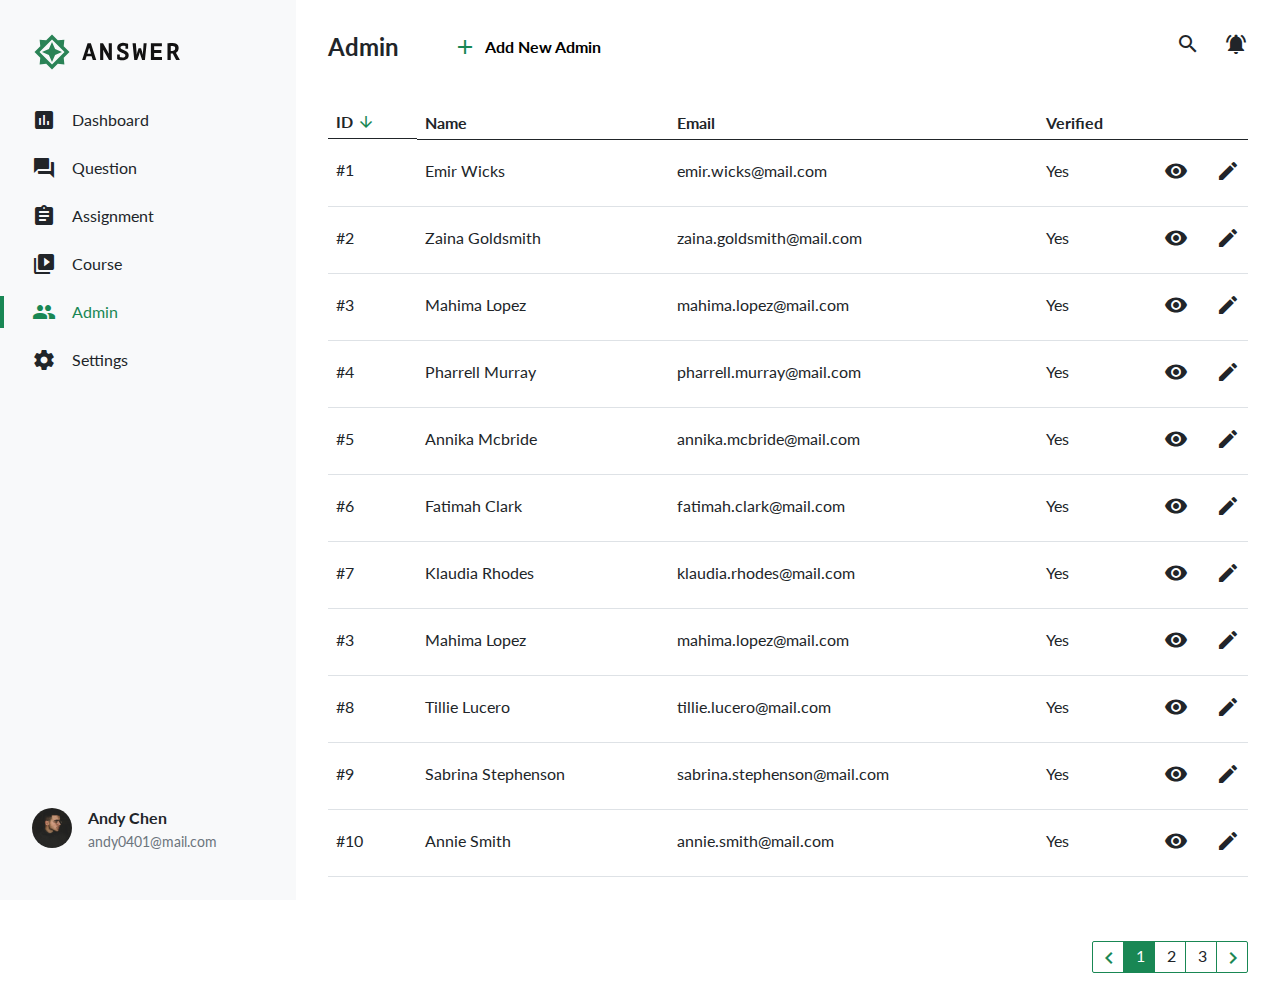
<file: index.html>
<!DOCTYPE html>
<html lang="en">

  <head>
    <meta charset="UTF-8">
    <meta name="viewport" content="width=device-width, initial-scale=1.0">
    <meta http-equiv="X-UA-Compatible" content="ie=edge">
    <title>Admin</title>
    <link href="https://fonts.googleapis.com/icon?family=Material+Icons" rel="stylesheet">
    <link rel="stylesheet" href="https://cdnjs.cloudflare.com/ajax/libs/font-awesome/5.13.0/css/all.min.css" />
    <link rel="stylesheet" href="./assets/style/bootstrap.css">
    <link rel="stylesheet" href="./assets/style/all.css">
  </head>

  <body>
    <div class="d-flex">
      <div class="vh-100 d-flex flex-column justify-content-between bg-light navBar">
        <nav class="">
          <a class="d-block p-5" href="./index.html">
            <img src="./assets/images/logo-ANSWER.svg" alt="LOGO">
          </a>
          <ul class="navBarList list-unstyled">
            <li class="mb-3">
              <a href="#" class="navBarList-link d-block d-flex align-items-center py-1">
                <span class="material-icons pe-3">poll</span>
                Dashboard
              </a>
            </li>
            <li class="mb-3">
              <a href="#" class="navBarList-link d-block d-flex align-items-center py-1">
                <span class="material-icons pe-3">question_answer</span>
                Question
              </a>
            </li>
            <li class="mb-3">
              <a href="./assignment.html" class="navBarList-link d-block d-flex align-items-center py-1 ">
                <span class="material-icons pe-3">assignment</span>
                Assignment
              </a>
            </li>
            <li class="mb-3">
              <a href="#" class="navBarList-link d-block d-flex align-items-center py-1">
                <span class="material-icons pe-3">video_library</span>
                Course
              </a>
            </li>
            <li class="mb-3">
              <a href="./index.html" class="navBarList-link d-block d-flex align-items-center py-1 active">
                <span class="material-icons pe-3">people</span>
                Admin
              </a>
            </li>
            <li>
              <a href="#" class="navBarList-link d-block d-flex align-items-center py-1">
                <span class="material-icons pe-3">settings</span>
                Settings
              </a>
            </li>
          </ul>
        </nav>
        <div class="d-flex p-5">
          <div class="me-3">
            <img src="./assets/images/andychen.jpeg" alt="author" class="author rounded-circle">
          </div>
          <div>
            <h2 class="fs-6 fw-bold mb-1">Andy Chen</h2>
            <p class="fs-7 text-muted">andy0401@mail.com</p>
          </div>
        </div>
      </div>
      <div class="content flex-fill">
        
<div class="d-flex justify-content-between align-items-center p-5">
  <div class="d-flex align-items-center">
    <h2 class="fw-bold fs-4 me-6 mb-0">Admin</h2>
    <button type="button" class="border-0 bg-transparent d-flex align-items-center fw-bold" data-bs-toggle="modal"
      data-bs-target="#addModal">
      <span class="material-icons me-2 text-success">add</span>
      Add New Admin
    </button>
  </div>
  <ul class="list-unstyled d-flex mb-0">
    <li>
      <a href="#" class="d-block me-4">
        <span class="material-icons">search</span>
      </a>
    </li>
    <li>
      <a href="#">
        <span class="material-icons">notifications_active</span>
      </a>
    </li>
  </ul>
</div>
<div class="px-5 py-3">
  <table class="table table-hover">
    <thead>
      <tr>
        <th scope="col" class="d-flex align-items-center pt-0 pb-1"
        > ID
          <a href="#" class="d-flex justify-content-center align-items-center ms-1">
            <span class="arrow_downward material-icons text-success">arrow_downward</span>
          </a>
        </th>
        <th scope="col" class="pt-0 pb-1">Name</th>
        <th scope="col" class="pt-0 pb-1">Email</th>
        <th scope="col" class="pt-0 pb-1">Verified</th>
        <th scope="col" class="pt-0 pb-1" width="10%"></th>
      </tr>
    </thead>
    <tbody>
      <tr>
        <td>#1</td>
        <td>Emir Wicks</td>
        <td>emir.wicks@mail.com</td>
        <td>Yes</td>
        <td>
          <a href="#" data-bs-toggle="modal" data-bs-target="#viewModal"><span class="material-icons me-4">visibility</span></a>
          <a href="#" data-bs-toggle="modal" data-bs-target="#editModal"><span class="material-icons">edit</span></a>
        </td>
      </tr>
      <tr>
        <td>#2</td>
        <td>Zaina Goldsmith</td>
        <td>zaina.goldsmith@mail.com</td>
        <td>Yes</td>
        <td>
          <a href="#"><span class="material-icons me-4">visibility</span></a>
          <a href="#"><span class="material-icons">edit</span></a>
        </td>
      </tr>
      <tr>
        <td>#3</td>
        <td>Mahima Lopez</td>
        <td>mahima.lopez@mail.com</td>
        <td>Yes</td>
        <td>
          <a href="#"><span class="material-icons me-4">visibility</span></a>
          <a href="#"><span class="material-icons">edit</span></a>
        </td>
      </tr>
      <tr>
        <td>#4</td>
        <td>Pharrell Murray</td>
        <td>pharrell.murray@mail.com</td>
        <td>Yes</td>
        <td>
          <a href="#"><span class="material-icons me-4">visibility</span></a>
          <a href="#"><span class="material-icons">edit</span></a>
        </td>
      </tr>
      <tr>
        <td>#5</td>
        <td>Annika Mcbride</td>
        <td>annika.mcbride@mail.com</td>
        <td>Yes</td>
        <td>
          <a href="#"><span class="material-icons me-4">visibility</span></a>
          <a href="#"><span class="material-icons">edit</span></a>
        </td>
      </tr>
      <tr>
        <td>#6</td>
        <td>Fatimah Clark</td>
        <td>fatimah.clark@mail.com</td>
        <td>Yes</td>
        <td>
          <a href="#"><span class="material-icons me-4">visibility</span></a>
          <a href="#"><span class="material-icons">edit</span></a>
        </td>
      </tr>
      <tr>
        <td>#7</td>
        <td>Klaudia Rhodes</td>
        <td>klaudia.rhodes@mail.com</td>
        <td>Yes</td>
        <td>
          <a href="#"><span class="material-icons me-4">visibility</span></a>
          <a href="#"><span class="material-icons">edit</span></a>
        </td>
      </tr>
      <tr>
        <td>#3</td>
        <td>Mahima Lopez</td>
        <td>mahima.lopez@mail.com</td>
        <td>Yes</td>
        <td>
          <a href="#"><span class="material-icons me-4">visibility</span></a>
          <a href="#"><span class="material-icons">edit</span></a>
        </td>
      </tr>
      <tr>
        <td>#8</td>
        <td>Tillie Lucero</td>
        <td>tillie.lucero@mail.com</td>
        <td>Yes</td>
        <td>
          <a href="#"><span class="material-icons me-4">visibility</span></a>
          <a href="#"><span class="material-icons">edit</span></a>
        </td>
      </tr>
      <tr>
        <td>#9</td>
        <td>Sabrina Stephenson</td>
        <td>sabrina.stephenson@mail.com</td>
        <td>Yes</td>
        <td>
          <a href="#"><span class="material-icons me-4">visibility</span></a>
          <a href="#"><span class="material-icons">edit</span></a>
        </td>
      </tr>
      <tr>
        <td>#10</td>
        <td>Annie Smith</td>
        <td>annie.smith@mail.com</td>
        <td>Yes</td>
        <td>
          <a href="#"><span class="material-icons me-4">visibility</span></a>
          <a href="#"><span class="material-icons">edit</span></a>
        </td>
      </tr>
    </tbody>
  </table>
  <nav class="d-flex justify-content-end">
    <ul class="pagination mb-0">
      <li class="page-item changePage"><a class="page-link p-1 lh-1" href="#">
        <span class="material-icons fs-4">
          chevron_left
        </span>
      </a></li>
      <li class="page-item"><a class="page-link lh-1 active" href="#">1</a></li>
      <li class="page-item"><a class="page-link lh-1" href="#">2</a></li>
      <li class="page-item"><a class="page-link lh-1" href="#">3</a></li>
      <li class="page-item changePage"><a class="page-link p-1 lh-1" href="#">
        <span class="material-icons fs-4">
          chevron_right
        </span>
      </a></li>
    </ul>
  </nav>
</div>


<!-- Add New Admin Modal -->
<div class="modal fade" id="addModal" data-bs-backdrop="static">
  <div class="modal-dialog modal-dialog-scrollable">
    <div class="modal-content">
      <div class="modal-header border-0 p-5">
        <h5 class="fs-4 fw-bold mb-0">New Admin</h5>
        <button type="button" class="btn-close" data-bs-dismiss="modal" aria-label="Close"></button>
      </div>
      <div class="modal-body px-5 py-0">
        <h3 class="fw-bold fs-5 mb-3">Account</h3>
        <div class="mb-3">
          <label for="account" class="form-label fs-7 mb-1">Name</label>
          <input type="text" class="form-control p-3" id="account">
        </div>
        <div class="form-space-mb">
          <label for="email" class="form-label fs-7 mb-1">Email</label>
          <input type="email" class="form-control p-3" id="email">
        </div>
        <hr class="form-space-mb">
        <h3 class="fw-bold fs-5 mb-3lg">Verification</h3>
        <p class="mb-3lg fw-bold d-flex align-items-center">
          <span class="material-icons text-danger me-2">warning</span>
          Unverified
        </p>
        <div class="d-grid gap-2 form-space-mb">
          <button class="btn btn-outline-success border-primary py-3" type="button">Send Verification Mail</button>
        </div>
        <h3 class="fw-bold fs-5 mb-3">Access Level</h3>
        <div class="form-space-mb">
          <select class="form-select p-3" for="level">
            <option selected>-Choose access level-</option>
            <option value="1">One</option>
            <option value="2">Two</option>
            <option value="3">Three</option>
          </select>
        </div>
        <hr class="form-space-mb">
        <h3 class="fw-bold fs-5 mb-3">Custom Access</h3>
        <div class="form-check mb-3 d-flex align-items-center">
          <input class="form-check-input me-2" type="checkbox" value="Lecture" id="Lecture">
          <label class="form-check-label" for="Lecture">
            Lecture
          </label>
        </div>
        <div class="form-check mb-3 d-flex align-items-center">
          <input class="form-check-input me-2" type="checkbox" value="Coupon" id="Coupon">
          <label class="form-check-label" for="Coupon">
            Coupon
          </label>
        </div>
        <div class="form-check mb-3 d-flex align-items-center">
          <input class="form-check-input me-2" type="checkbox" value="Message" id="Message">
          <label class="form-check-label" for="Message">
            Message
          </label>
        </div>
        <div class="form-check mb-3 d-flex align-items-center">
          <input class="form-check-input me-2" type="checkbox" value="Setting" id="Setting">
          <label class="form-check-label" for="Setting">
            Setting
          </label>
        </div>
        <div class="form-check mb-5 d-flex align-items-center">
          <input class="form-check-input me-2" type="checkbox" value="Task" id="Task">
          <label class="form-check-label" for="Task">
            Task Menu
          </label>
        </div>
      </div>
      <div class="modal-footer border-0 py-3 px-5">
        <button type="button" class="btn btn-outline-success px-5 py-2" data-bs-dismiss="modal">Cancel</button>
        <button type="button" class="btn btn-success px-5 py-2">Add</button>
      </div>
    </div>
  </div>
</div>

<!-- view Modal -->
<div class="modal fade" id="viewModal" data-bs-backdrop="static">
  <div class="modal-dialog modal-dialog-centered">
    <div class="modal-content p-5">
      <div class="view-modal modal-body p-0">
        <div class="d-flex">
          <div class="flex-shrink-0">
            <div class="view-modal-img"></div>
          </div>
          <div class="flex-grow-1 ms-4">
            <div class="d-flex justify-content-between align-items-start">
              <div>
                <p class="mb-2">#1</p>
                <p class="mb-0">Admin</p>
                <h3 class="fw-bold fs-4 mb-2">Emir Wicks</h3>
                <p class="text-secondary">emir.wicks@mail.com</p>
              </div>
              <button type="button" class="btn-close" data-bs-dismiss="modal" aria-label="Close"></button>
            </div>
            <div class="accordion">
              <div class="accordion-item border-0">
                <h2 class="accordion-header" id="headingOne">
                  <button class="accordion-button p-0 bg-transparent shadow-none fs-7" type="button" data-bs-toggle="collapse" data-bs-target="#collapseOne">
                    <span class="d-inline-block bg-light text-dark">Verified</span>
                  </button>
                </h2>
                <div id="collapseOne" class="accordion-collapse collapse pt-5">
                  <div class="d-flex">
                    <button type="button" class="btn btn-outline-danger fw-bold me-3 py-2 px-5">Deactivate</button>
                    <button type="button" class="btn btn-success fw-bold py-2 px-5" data-bs-toggle="modal" data-bs-target="#editModal">Edit</button>
                  </div>
                </div>
              </div>
            </div>
          </div>
        </div>
      </div>
    </div>
  </div>
</div>

<!-- Edit Admin Modal -->
<div class="modal fade" id="editModal" data-bs-backdrop="static">
  <div class="modal-dialog modal-dialog-scrollable">
    <div class="modal-content">
      <div class="modal-header border-0 p-5">
        <h5 class="fs-4 fw-bold mb-0">Edit Admin</h5>
        <button type="button" class="btn-close" data-bs-dismiss="modal" aria-label="Close"></button>
      </div>
      <div class="modal-body px-5 py-0">
        <h3 class="fw-bold fs-5 mb-3">Account</h3>
        <div class="mb-3">
          <label for="account" class="form-label fs-7 mb-1">Name</label>
          <input type="text" class="form-control p-3 border-0 bg-light" id="account" value="Emir Wicks" readonly>
        </div>
        <div class="form-space-mb">
          <label for="email" class="form-label fs-7 mb-1">Email</label>
          <input type="email" class="form-control p-3 border-0 bg-light" id="email" value="emir.wicks@mail.com" readonly>
        </div>
        <hr class="form-space-mb">
        <h3 class="fw-bold fs-5 mb-3lg">Verification</h3>
        <div class="d-flex justify-content-between align-items-center mb-3lg">
          <p class="mb-0 fw-bold d-flex align-items-center">
            <span class="material-icons text-success me-2">
              check_circle
            </span>
            Unverified
          </p>
          <p class="fs-7 mb-0">2020/4/12</p>
        </div>
        <div class="d-grid gap-2 form-space-mb border border-primary">
          <button class="btn py-3 text-primary" type="button" disabled>Send Verification Mail</button>
        </div>
        <h3 class="fw-bold fs-5 mb-3">Access Level</h3>
        <div class="form-space-mb">
          <select class="form-select p-3 border-dark" for="level">
            <option value="Admin">Admin</option>
            <option value="User">User</option>
            <option value="3">Three</option>
          </select>
        </div>
        <hr class="form-space-mb">
        <h3 class="fw-bold fs-5 mb-3">Custom Access</h3>
        <div class="form-check mb-3 d-flex align-items-center">
          <input class="form-check-input me-2" type="checkbox" value="Lecture" id="editLecture">
          <label class="form-check-label" for="editLecture">
            Lecture
          </label>
        </div>
        <div class="form-check mb-3 d-flex align-items-center">
          <input class="form-check-input me-2" type="checkbox" value="Coupon" id="editCoupon">
          <label class="form-check-label" for="editCoupon">
            Coupon
          </label>
        </div>
        <div class="form-check mb-3 d-flex align-items-center">
          <input class="form-check-input me-2" type="checkbox" value="Message" id="editMessage">
          <label class="form-check-label" for="editMessage">
            Message
          </label>
        </div>
        <div class="form-check mb-3 d-flex align-items-center">
          <input class="form-check-input me-2" type="checkbox" value="Setting" id="editSetting">
          <label class="form-check-label" for="editSetting">
            Setting
          </label>
        </div>
        <div class="form-check d-flex align-items-center form-space-mb">
          <input class="form-check-input me-2" type="checkbox" value="Task" id="editTask">
          <label class="form-check-label" for="editTask">
            Task Menu
          </label>
        </div>
        <hr class="form-space-mb">
        <h3 class="fw-bold fs-5 mb-3">Deactivate Account</h3>
        <p class="mb-3lg fw-bold d-flex align-items-center text-danger">
          <span class="material-icons text-danger me-2">warning</span>
          This cannot be undone!
        </p>
        <div class="d-grid gap-2 mb-5">
          <button class="btn btn-outline-danger py-3" type="button">Deactivate This Account</button>
        </div>
      </div>
      <div class="modal-footer border-0 py-3 px-5">
        <button type="button" class="btn btn-outline-success px-5 py-2" data-bs-dismiss="modal">Cancel</button>
        <button type="button" class="btn btn-success px-5 py-2">Update</button>
      </div>
    </div>
  </div>
</div>
      </div>
    </div>

    <script src="./assets/js/vendors.js"></script>
    <script src="./assets/js/all.js"></script>
  </body>

</html>
</file>
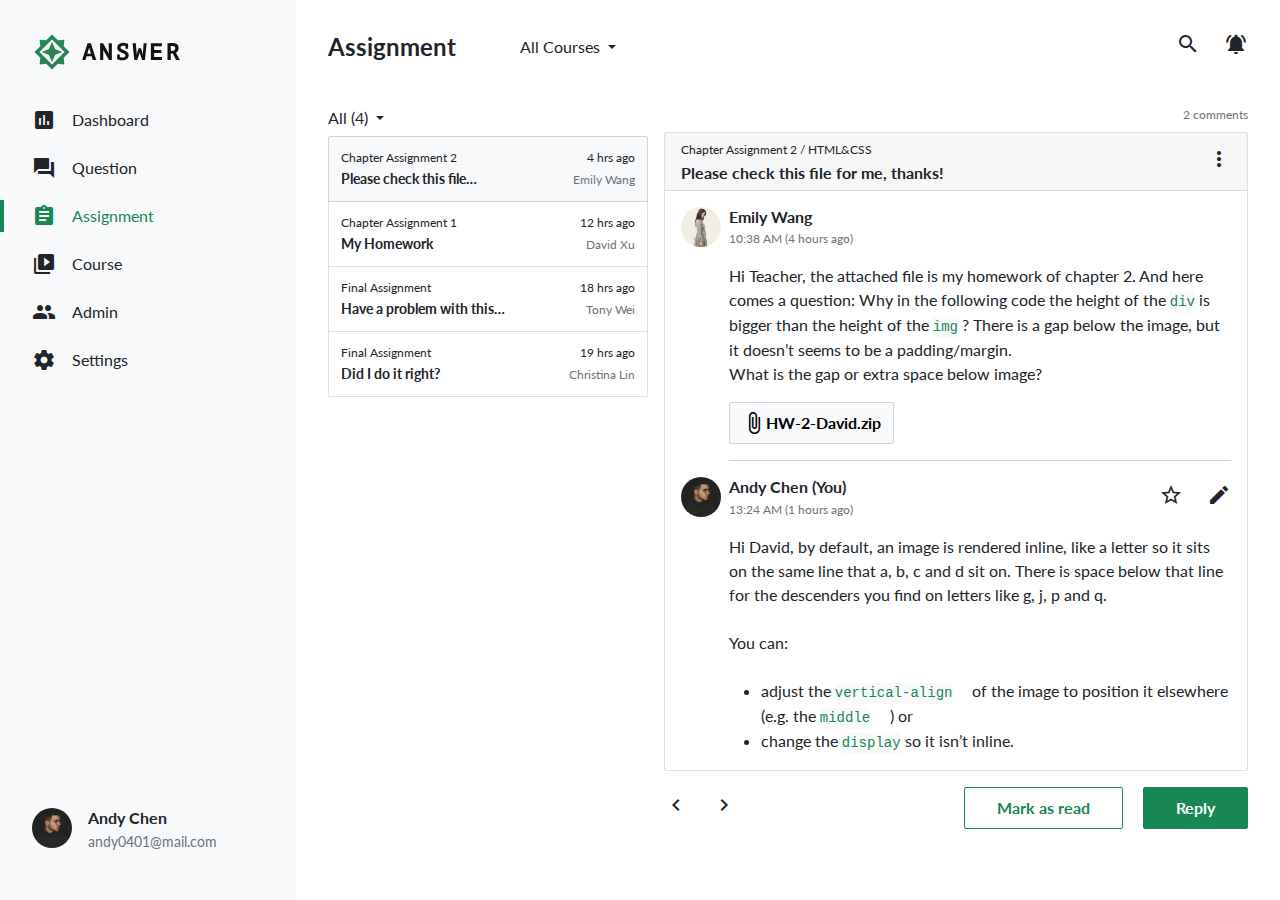
<file: assignment.html>
<!DOCTYPE html>
<html lang="en">

  <head>
    <meta charset="UTF-8">
    <meta name="viewport" content="width=device-width, initial-scale=1.0">
    <meta http-equiv="X-UA-Compatible" content="ie=edge">
    <title>Assignment</title>
    <link href="https://fonts.googleapis.com/icon?family=Material+Icons" rel="stylesheet">
    <link rel="stylesheet" href="https://cdnjs.cloudflare.com/ajax/libs/font-awesome/5.13.0/css/all.min.css" />
    <link rel="stylesheet" href="./assets/style/bootstrap.css">
    <link rel="stylesheet" href="./assets/style/all.css">
  </head>

  <body>
    <div class="d-flex">
      <div class="vh-100 d-flex flex-column justify-content-between bg-light navBar">
        <nav class="">
          <a class="d-block p-5" href="./index.html">
            <img src="./assets/images/logo-ANSWER.svg" alt="LOGO">
          </a>
          <ul class="navBarList list-unstyled">
            <li class="mb-3">
              <a href="#" class="navBarList-link d-block d-flex align-items-center py-1">
                <span class="material-icons pe-3">poll</span>
                Dashboard
              </a>
            </li>
            <li class="mb-3">
              <a href="#" class="navBarList-link d-block d-flex align-items-center py-1">
                <span class="material-icons pe-3">question_answer</span>
                Question
              </a>
            </li>
            <li class="mb-3">
              <a href="./assignment.html" class="navBarList-link d-block d-flex align-items-center py-1 active">
                <span class="material-icons pe-3">assignment</span>
                Assignment
              </a>
            </li>
            <li class="mb-3">
              <a href="#" class="navBarList-link d-block d-flex align-items-center py-1">
                <span class="material-icons pe-3">video_library</span>
                Course
              </a>
            </li>
            <li class="mb-3">
              <a href="./index.html" class="navBarList-link d-block d-flex align-items-center py-1 ">
                <span class="material-icons pe-3">people</span>
                Admin
              </a>
            </li>
            <li>
              <a href="#" class="navBarList-link d-block d-flex align-items-center py-1">
                <span class="material-icons pe-3">settings</span>
                Settings
              </a>
            </li>
          </ul>
        </nav>
        <div class="d-flex p-5">
          <div class="me-3">
            <img src="./assets/images/andychen.jpeg" alt="author" class="author rounded-circle">
          </div>
          <div>
            <h2 class="fs-6 fw-bold mb-1">Andy Chen</h2>
            <p class="fs-7 text-muted">andy0401@mail.com</p>
          </div>
        </div>
      </div>
      <div class="content flex-fill">
        <div class="d-flex justify-content-between align-items-center p-5">
  <div class="d-flex align-items-center">
    <h2 class="fw-bold fs-4 me-6 mb-0">Assignment</h2>
    <div class="dropdown">
      <a class="px-3 border-0 dropdown-toggle" href="#" role="button" id="dropdownMenuLink" data-bs-toggle="dropdown">
        All Courses
      </a>
    
      <ul class="dropdown-menu">
        <li><a class="dropdown-item" href="#">All Courses</a></li>
        <li><a class="dropdown-item" href="#">Two</a></li>
        <li><a class="dropdown-item" href="#">Three</a></li>
      </ul>
    </div>
  </div>
  <ul class="list-unstyled d-flex mb-0">
    <li>
      <a href="#" class="d-block me-4">
        <span class="material-icons">search</span>
      </a>
    </li>
    <li>
      <a href="#">
        <span class="material-icons">notifications_active</span>
      </a>
    </li>
  </ul>
</div>
<div class="d-flex justify-content-between pt-3sm px-5">
  <div class="list">
    <div class="dropdown mb-2sm">
      <a class="border-0 dropdown-toggle" href="#" role="button" id="dropdownMenuLink" data-bs-toggle="dropdown"">
        All (4)
      </a>
    
      <ul class="dropdown-menu" aria-labelledby="dropdownMenuLink">
        <li><a class="dropdown-item" href="#">All (4)</a></li>
        <li><a class="dropdown-item" href="#">Two</a></li>
        <li><a class="dropdown-item" href="#">Three</a></li>
      </ul>
    </div>
    <div class="list-group">
      <a href="#" class="list-group-item list-group-item-action active p-3sm text-dark bg-light" aria-current="true">
        <div class="d-flex justify-content-between mb-1">
          <p class="fs-8 mb-0">Chapter Assignment 2</p>
          <p class="fs-8 mb-0">4 hrs ago</p>
        </div>
        <div class="d-flex justify-content-between">
          <h3 class="fs-7 fw-bold mb-0">Please check this file…</h3>
          <p class="text-secondary fs-8 mb-0">Emily Wang</p>
        </div>
      </a>
      <a href="#" class="list-group-item list-group-item-action p-3sm text-dark">
        <div class="d-flex justify-content-between mb-1">
          <p class="fs-8 mb-0">Chapter Assignment 1</p>
          <p class="fs-8 mb-0">12 hrs ago</p>
        </div>
        <div class="d-flex justify-content-between">
          <h3 class="fs-7 fw-bold mb-0">My Homework</h3>
          <p class="text-secondary fs-8 mb-0">David Xu</p>
        </div>
      </a>
      <a href="#" class="list-group-item list-group-item-action p-3sm text-dark">
        <div class="d-flex justify-content-between mb-1">
          <p class="fs-8 mb-0">Final Assignment</p>
          <p class="fs-8 mb-0">18 hrs ago</p>
        </div>
        <div class="d-flex justify-content-between">
          <h3 class="fs-7 fw-bold mb-0">Have a problem with this…</h3>
          <p class="text-secondary fs-8 mb-0">Tony Wei</p>
        </div>
      </a>
      <a href="#" class="list-group-item list-group-item-action p-3sm text-dark">
        <div class="d-flex justify-content-between mb-1">
          <p class="fs-8 mb-0">Final Assignment</p>
          <p class="fs-8 mb-0">19 hrs ago</p>
        </div>
        <div class="d-flex justify-content-between">
          <h3 class="fs-7 fw-bold mb-0">Did I do it right?</h3>
          <p class="text-secondary fs-8 mb-0">Christina Lin</p>
        </div>
      </a>
    </div>
  </div>
  <div class="list-comment pb-5">
    <p class="text-end text-secondary fs-8 mb-2">2 comments</p>
    <div class="card mb-3">
      <div class="card-header d-flex justify-content-between align-items-center">
        <div>
          <p class="fs-8 mb-1">Chapter Assignment 2 / HTML&CSS</p>
          <h4 class="fs-6 fw-bold mb-0">Please check this file for me, thanks!</h4>
        </div>
        <a href="#">
          <span class="material-icons">
            more_vert
          </span>
        </a>
      </div>
      <div class="card-body p-3">
        <div class="d-flex mb-3">
          <div class="card-img">
            <img src="./assets/images/emilywang.jpeg" alt="emilywang">
          </div>
          <div class="flex-fill ms-2 pb-3 border-bottom border-primary">
            <h4 class="fw-bold mb-1 fs-6">Emily Wang</h4>
            <p class="text-secondary fs-8 mb-3">10:38 AM (4 hours ago)</p>
            <p class="mb-0">Hi Teacher, the attached file is my homework of chapter 2. And here comes a question: Why in the following code the
            height of the <code class="text-success bg-light d-inline-block">div</code>  is bigger than the height of the <code class="text-success bg-light d-inline-block">img</code> ? There is a gap below the image, but it doesn’t seems to be a
            padding/margin. </p>
            <p>What is the gap or extra space below image?</p>
            <button type="button" class="btn btn-light d-flex align-items-center py-2 fw-bold border border-primary">
              <span class="material-icons">attach_file</span>
              HW-2-David.zip
            </button>
          </div>
        </div>
        <div class="d-flex">
          <div class="card-img">
            <img src="./assets/images/andychen.jpeg" alt="andychen">
          </div>
          <div class="flex-fill ms-2">
            <div class="d-flex justify-content-between align-items-center mb-3">
              <div>
                <h4 class="fw-bold mb-1 fs-6">Andy Chen (You)</h4>
                <p class="text-secondary fs-8 mb-0">13:24 AM (1 hours ago)</p>
              </div>
              <ul class="list-unstyled d-flex mb-0">
                <li><a href="#" class="d-block me-4">
                  <span class="material-icons">
                    star_outline
                  </span>
                </a></li>
                <li><a href="#" class="d-block">
                  <span class="material-icons">
                    edit
                  </span>
                </a></li>
              </ul>
            </div>
            <p class="mb-4">
              Hi David, by default, an image is rendered inline, like a letter so it sits on the same line that a, b, c and d sit on.
              There is space below that line for the descenders you find on letters like g, j, p and q.
            </p>
            <p class="mb-4">You can:</p>
            <ul class="mb-0">
              <li>adjust the <code class="text-success bg-light d-inline-block me-3">vertical-align</code>
               of the image to position it elsewhere (e.g. the <code class="text-success bg-light d-inline-block me-3">middle</code> ) or</li>
              <li>change the <code class="text-success bg-light d-inline-block">display</code> so it isn’t inline.</li>
            </ul>
          </div>
        </div>
      </div>
    </div>
    <div class="d-flex justify-content-between align-items-center">
      <ul class="list-unstyled d-flex align-items-center mb-0">
        <li class="me-4"><a href="#">
          <span class="material-icons">
            chevron_left
          </span>
        </a></li>
        <li><a href="#">
          <span class="material-icons">
            chevron_right
          </span>
        </a></li>
      </ul>
      <div>
        <button type="button" class="btn btn-outline-success  fw-bold py-2 px-5 me-3">Mark as read</button>
        <button type="button" class="btn btn-success fw-bold py-2 px-5">Reply</button>
      </div>
    </div>
  </div>
</div>
      </div>
    </div>

    <script src="./assets/js/vendors.js"></script>
    <script src="./assets/js/all.js"></script>
  </body>

</html>
</file>
<file: assets/style/all.css>
@import url("https://fonts.googleapis.com/css2?family=Lato:wght@400;700&display=swap");
body {
  font-family: 'Lato', sans-serif;
}

.material-icons:hover {
  color: #198754;
}

.navBar {
  width: 296px;
  position: fixed;
}

.navBarList-link {
  padding-left: 32px;
  color: #212529;
}

.navBarList-link:hover {
  padding-left: 28px;
  border-left: 4px solid #198754;
  color: #198754;
}

.navBarList .active {
  padding-left: 28px;
  border-left: 4px solid #198754;
  color: #198754;
}

.content {
  margin-left: 296px;
}

.arrow_downward {
  font-size: 18px;
}

.table {
  margin-bottom: 64px;
}

.table td {
  padding-top: 19px;
  padding-bottom: 17px;
}

.author {
  width: 40px;
  height: 40px;
  -o-object-fit: cover;
     object-fit: cover;
}

.view-modal-img {
  width: 141px;
  height: 141px;
  background-image: url("../images/emir.jpeg");
  background-repeat: no-repeat;
  background-position: center;
  background-size: cover;
}

.pagination .page-link {
  width: 32px;
  height: 32px;
  border-color: #198754;
  color: #212529;
}

.pagination .page-link:hover {
  color: white;
  background-color: #198754;
}

.pagination .active {
  color: white;
  background-color: #198754;
}

.pagination .changePage .material-icons {
  color: #198754;
}

.pagination .changePage .material-icons:hover {
  color: white;
  background-color: #198754;
}

.form-space-mb {
  margin-bottom: 24.5px;
}

.form-check-input {
  width: 24px;
  height: 24px;
}

.list {
  width: 34.8%;
}

.list-comment {
  width: 63.5%;
}

.card-img {
  width: 40px;
}

.card img {
  width: 40px;
  height: 40px;
  border-radius: 50%;
  -o-object-fit: cover;
     object-fit: cover;
}

/*# sourceMappingURL=all.css.map */
</file>
